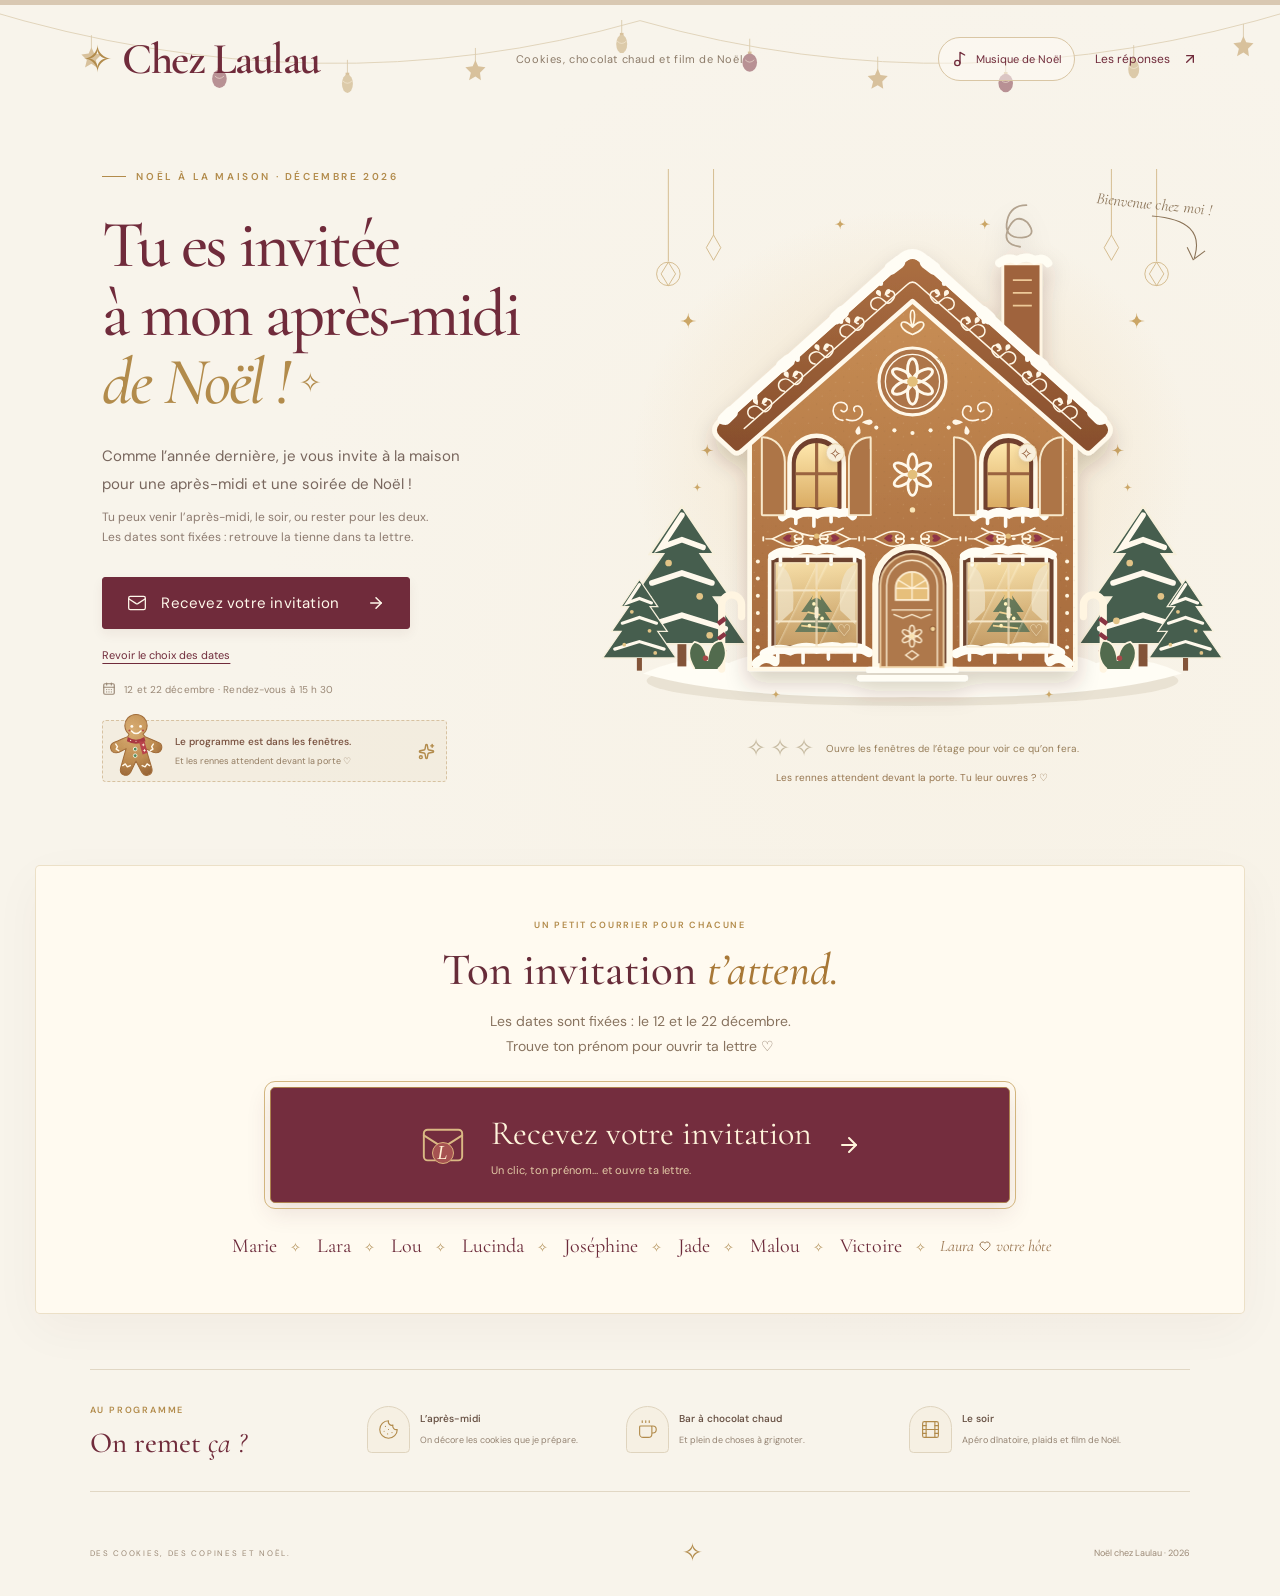
<file: docs/index.html>
<!doctype html>
<html lang="fr">
  <head>
    <meta charset="UTF-8" />
    <meta name="viewport" content="width=device-width, initial-scale=1.0" />
    <meta name="theme-color" content="#642237" />
    <title>Noël chez Laulau · Une soirée à partager</title>
    <meta name="description" content="Une maison en pain d’épices, de petits rennes et une invitation à partager. Choisis tes disponibilités pour Noël chez Laulau." />
    <link rel="icon" type="image/svg+xml" href="./favicon.svg" />
    <script type="module" crossorigin src="./assets/index-9Rl7cC84.js"></script>
    <link rel="stylesheet" crossorigin href="./assets/index-DM9b_vme.css">
  </head>
  <body>
    <div id="root"></div>
  </body>
</html>
</file>
<file: docs/assets/index-DM9b_vme.css>
@import "https://fonts.googleapis.com/css2?family=Cormorant+Garamond:ital,wght@0,400;0,500;0,600;1,400;1,500;1,600&family=Caveat:wght@400;500;600&family=DM+Sans:wght@400;450;500;550;600;650;700&display=swap";.personal-invitation-entry{color:#672c39;z-index:1;background:#fffaf0;border:1px solid #c9ae7959;border-radius:5px;max-width:1210px;margin:15px auto 55px;padding:48px 42px;position:relative;box-shadow:0 15px 50px #4018240a}.personal-entry-copy{text-align:center}.personal-entry-copy h2{margin:13px 0;font-family:Cormorant Garamond,Georgia,serif;font-size:45px;font-weight:500;line-height:1.1}.personal-entry-copy h2 em{color:#a87837}.personal-entry-copy p{color:#88735f;line-height:1.8}.receive-invitation{color:#fff4db;outline-offset:5px;background:#742d3e;border:1px solid #ad8250;border-radius:5px;outline:1px solid #d2b57e;justify-content:center;align-items:center;gap:25px;width:min(100%,740px);margin:28px auto 23px;padding:25px 28px;transition:transform .2s,background .2s;display:flex;box-shadow:0 9px 23px #62253920}.receive-invitation:hover{background:#5c2031;transform:translateY(-3px)}.receive-invitation>span:nth-child(2){text-align:left;font-family:Cormorant Garamond,Georgia,serif;font-size:34px}.receive-invitation small{letter-spacing:.2px;color:#e3cba7;margin-top:9px;font:11px DM Sans,sans-serif;display:block}.receive-envelope{color:#dab984;place-items:center;display:grid;position:relative}.receive-envelope>span{color:#fff1d4;background:#a55251;border:1px solid #dbb17c;border-radius:50%;place-items:center;width:22px;height:22px;font:italic 18px Georgia,serif;display:grid;position:absolute;top:20px}.invitation-name-preview{flex-wrap:wrap;justify-content:center;align-items:center;gap:4px 12px;margin-top:24px;display:flex}.invitation-name-preview button{color:#6d2b3b;background:0 0;border:0;padding:7px 2px;font-family:Cormorant Garamond,Georgia,serif;font-size:20px}.invitation-name-preview button:hover{text-underline-offset:5px;text-decoration:underline}.invitation-name-preview button span{color:#af8c52;margin-left:13px;font-size:13px}.host-place{color:#9a7651;align-items:center;gap:5px;font:italic 16px Cormorant Garamond,Georgia,serif;display:inline-flex}.personal-dialog{color:#f7e9cc;overscroll-behavior:contain;background:#682536;border:0;width:100vw;max-width:none;height:100dvh;max-height:none;margin:0;padding:0 24px 50px;position:fixed;inset:0;overflow:auto}.personal-dialog::backdrop{background:#682536}.personal-dialog[open]{display:block}.personal-dialog h2:focus{outline:none}.personal-dialog-nav{z-index:5;justify-content:space-between;align-items:center;gap:15px;max-width:1200px;min-height:80px;margin:0 auto;display:flex;position:relative}.personal-dialog-nav button{color:#f7e9cc;background:0 0;border:0;align-items:center;gap:9px;padding:14px 0;font-size:13px;display:flex}.personal-dialog-nav>span{color:#dfc49b;font-family:Cormorant Garamond,Georgia,serif;font-size:18px}.guest-picker{text-align:center;max-width:760px;margin:40px auto}.guest-picker>svg{color:#d7b87c;margin-bottom:20px}.personal-dialog .mini-label{color:#c3a36b;letter-spacing:2px;font-size:10px}.guest-picker h2,.preferences-card h2{letter-spacing:-1px;margin:16px 0 24px;font:500 54px/1.07 Cormorant Garamond,Georgia,serif}.guest-picker h2 em{color:#e4c393}.guest-picker>p{color:#e1c9b2;line-height:1.7}.guest-groups{grid-template-columns:1fr 1fr;gap:35px;margin:40px 0;display:grid}.guest-groups h3{color:#e3c99e;text-transform:capitalize;margin:0 0 20px;font:italic 400 24px Cormorant Garamond,Georgia,serif}.guest-groups button{color:#642936;background:#f3e6c9;border:1px solid #d2b784;border-radius:3px;align-items:center;gap:18px;width:100%;margin:12px 0;padding:14px 18px;font:500 25px Cormorant Garamond,Georgia,serif;transition:transform .2s,background .2s;display:flex}.guest-groups button:hover{background:#fff7e5;transform:translateY(-3px)}.guest-groups button>svg{color:#987442;margin-left:auto}.guest-initial{color:#927042;border:1px solid #b69b6d;border-radius:50%;place-items:center;width:34px;height:34px;font:italic 22px Cormorant Garamond,Georgia,serif;display:grid}.host-signoff{font:italic 21px Cormorant Garamond,Georgia,serif}.parchment-arrival{perspective:1400px;width:min(100%,710px);margin:16px auto 0;position:relative}.personal-parchment{z-index:2;color:#51351f;text-align:center;transform-origin:bottom;background-color:#ecdbb3;background-image:radial-gradient(at 0 0,#a46e3560,#0000 50%),radial-gradient(at 100% 100%,#aa71384d,#0000 45%),radial-gradient(at 95% 4%,#fff5d899,#0000 55%),url("data:image/svg+xml,%3Csvg xmlns='http://www.w3.org/2000/svg' width='120' height='120'%3E%3Cfilter id='p'%3E%3CfeTurbulence type='fractalNoise' baseFrequency='.7' numOctaves='3' stitchTiles='stitch'/%3E%3C/filter%3E%3Cpath fill='%23714a22' opacity='.09' filter='url(%23p)' d='M0 0h120v120H0z'/%3E%3C/svg%3E");border:1px solid #b7955a;border-radius:3px 9px 4px 7px;padding:40px 60px 30px;animation:2.7s cubic-bezier(.18,.65,.25,1) both parchment-unfold;position:relative;overflow:hidden;box-shadow:0 22px 65px #21061066,inset 0 0 55px #9e662b3d}.parchment-border{pointer-events:none;border:1px solid #9e7c435e;position:absolute;inset:15px}.parchment-border:after{content:"";border:1px solid #a17a3a30;position:absolute;inset:5px}.letter-crest{color:#996d38;justify-content:center;align-items:center;gap:17px;margin-bottom:13px;font-size:22px;display:flex}.letter-crest>span:nth-child(2){border:2px solid #9d733c;border-radius:50% 50% 45% 45%;place-items:center;width:57px;height:65px;font:italic 43px Cormorant Garamond,Georgia,serif;display:grid}.parchment-kicker{letter-spacing:3px;color:#88693e;margin:12px 0 21px;font:9px DM Sans,sans-serif}.personal-parchment h2{letter-spacing:0;color:#57381f;margin:14px 0 21px;font:500 48px/1.2 Caveat,Cormorant Garamond,cursive}.personal-parchment>p:not(.parchment-kicker){z-index:1;margin:18px 0;font:italic 23px/1.55 Cormorant Garamond,Georgia,serif;position:relative}.personal-parchment strong{font-size:29px;font-weight:600}.parchment-time{font-size:28px}.parchment-divider{color:#ac834c;letter-spacing:12px;margin:14px 0}.personal-parchment>p.parchment-small{color:#705032;max-width:450px;margin:24px auto;font-size:18px;line-height:1.5}.personal-parchment>p.parchment-signature{margin:25px 0 10px;font-size:21px}.parchment-signature span{font:500 35px/1.6 Caveat,Cormorant Garamond,cursive;display:inline-block}.invitation-quill{opacity:.5;pointer-events:none;width:115px;position:absolute;bottom:7px;right:5px;transform:rotate(9deg)}.invitation-sleeve{z-index:3;pointer-events:none;background:linear-gradient(145deg,#c6a574,#e6d1a5 48%,#bf9b69 49%,#d6b98a);border:1px solid #ddc89b;place-items:center;height:230px;animation:2.7s both sleeve-depart;display:grid;position:absolute;inset:auto -20px 0;box-shadow:0 15px 60px #21061077}.invitation-sleeve span{color:#dab578;background:#843244;border:5px double #aa645e;border-radius:50%;place-items:center;width:70px;height:70px;font:italic 42px Cormorant Garamond,Georgia,serif;display:grid}.letter-continue{color:#f9ead0;background:0 0;border:1px solid #ba9667;border-radius:3px;justify-content:center;align-items:center;gap:14px;margin:24px auto 8px;padding:16px 23px;font-size:12px;animation:2.9s both letter-action-in;display:flex}.preferences-card{color:#633543;text-align:center;background:#f8f0df;border:1px solid #d2b98a;border-radius:5px;max-width:610px;margin:20px auto 10px;padding:35px 45px;animation:.4s both preference-in;box-shadow:0 20px 70px #2d0c2840}.preferences-card .mini-label{color:#92703e}.preferences-card h2{margin:18px 0;font-size:49px}.preferences-card h2 em{color:#a27d42}.preferences-card>p{color:#82705d;font-size:13px;line-height:1.85}.preference-progress{color:#aa9883;justify-content:center;align-items:center;gap:12px;margin-bottom:30px;font-size:10px;display:flex}.preference-progress i{background:#cebc9a;width:35px;height:1px}.preference-progress .active{color:#713042;font-weight:600}.movie-marquee{color:#b19360;justify-content:center;align-items:center;gap:20px;padding:10px 0;display:flex;position:relative}.movie-popcorn{font-size:45px;animation:.65s cubic-bezier(.3,.7,.3,1) both popcorn-bounce;display:inline-block}.movie-marquee>span:first-child{animation:.8s both movie-spark}.movie-marquee>span:last-child{animation:.8s .12s both movie-spark}.film-suggestions{flex-wrap:wrap;justify-content:center;gap:8px;margin:24px 0;display:flex}.film-suggestions button{color:#745a45;background:#fffaf0;border:1px solid #d8c5a0;border-radius:25px;align-items:center;gap:7px;min-height:38px;padding:10px 12px;font-size:11px;line-height:1.3;display:flex}.film-suggestions button[aria-pressed=true]{color:#fff4db;background:#783347;border-color:#783347}.add-film{text-align:left;margin:24px 0 14px}.add-film label,.preference-field{color:#6f5243;font-size:12px;font-weight:500}.add-film>div{background:#fffaf1;border:1px solid #d5c3a2;border-radius:3px;margin-top:9px;display:flex}.add-film input{color:#5c3d32;background:0 0;border:0;flex:1;min-width:0;padding:13px;font-size:13px}.add-film button{color:#79474c;background:#eaddc3;border:0;border-left:1px solid #d5c3a2;place-items:center;min-width:46px;display:grid}.chosen-films{text-align:left;flex-wrap:wrap;gap:7px;margin:17px 0;display:flex}.chosen-films>span{color:#92774e;width:100%;margin-bottom:3px;font-size:10px}.chosen-films button{overflow-wrap:anywhere;color:#6c4247;background:#ede0c6;border:1px solid #ceb98f;border-radius:3px;align-items:center;gap:10px;max-width:100%;padding:7px 10px;font-size:11px;display:flex}.preferences-card .preference-next{justify-content:center;gap:15px;width:100%;min-height:48px;margin-top:24px;font-size:12px}.preference-link{color:#8b6b51;background:0 0;border:0;justify-content:center;align-items:center;gap:8px;margin:16px auto 0;padding:8px;font-size:11px;display:flex}.preference-heart{color:#aa7d51;margin:0 auto 15px}.preferences-card fieldset{text-align:left;border:0;margin:25px 0;padding:0}.preferences-card legend{color:#6e3d42;margin-bottom:12px;font-size:13px;font-weight:600}.attendance-options{grid-template-columns:1fr 1fr;gap:8px;display:grid}.attendance-options label{cursor:pointer;position:relative}.attendance-options input{opacity:0;width:1px;height:1px;position:absolute}.attendance-options span{text-align:center;background:#fffaf1;border:1px solid #d5c3a2;border-radius:3px;padding:12px 8px;font-size:11px;display:block}.attendance-options input:checked+span{color:#fff3dd;background:#7d3547;border-color:#7d3547}.attendance-options input:focus-visible+span{outline-offset:3px;outline:2px solid #b28b4b}.allergy-options{color:#70533f;flex-direction:column;gap:14px;font-size:12px;display:flex}.allergy-options label{cursor:pointer;align-items:center;gap:9px;display:flex}.allergy-options input{accent-color:#783347;width:16px;height:16px}.preference-field{text-align:left;margin:18px 0;line-height:1.7;display:block}.preference-field>span{color:#9e8b75;font-size:10px;font-weight:400}.preference-field textarea{color:#5c3d32;resize:vertical;background:#fffaf1;border:1px solid #d5c3a2;border-radius:3px;width:100%;min-height:90px;margin-top:9px;padding:12px;font:13px/1.6 DM Sans,sans-serif}.preference-field textarea:focus-visible{outline-offset:3px;outline:2px solid #a77f41}.preferences-card>p.preference-privacy{text-align:left;font-size:10px;line-height:1.7}.sent-wax{color:#f7dfac;background:#813246;border:6px double #b46b69;border-radius:50%;place-items:center;width:85px;height:85px;margin:5px auto 30px;display:grid;box-shadow:0 8px 20px #70344125}.preference-success{padding-top:50px;padding-bottom:40px}.festive-table.all-guests{grid-template-columns:repeat(3,minmax(0,1fr));align-items:center;gap:15px 6px;height:auto;min-height:240px;padding:20px 4px;display:grid}.all-guests .table-cloth{border-radius:40px;inset:8px 0 13px}.all-guests .table-cloth:before{border-radius:33px}.all-guests .table-runner{opacity:.7;width:42px;left:calc(50% - 21px)}.all-guests .table-candle,.all-guests .table-centrepiece{display:none}.all-guests .table-guest{flex-direction:column;gap:5px;width:auto;position:relative;inset:auto;transform:none}.all-guests .guest-name{white-space:normal;overflow-wrap:anywhere;text-align:center;max-width:100%;font-size:16px}.all-guests .guest-plate{width:30px;height:30px}.organizer-page{color:#623745;background:#f5edde;min-height:100svh;padding:45px max(20px,5vw);font-family:DM Sans,sans-serif}.organizer-page>header,.organizer-page>section{max-width:1200px;margin:0 auto}.organizer-page header{margin-bottom:35px}.organizer-page h1{letter-spacing:-1px;margin:18px 0;font-size:60px;line-height:1.1}.organizer-page header>p{color:#88705a;line-height:1.8}.organizer-actions{flex-wrap:wrap;gap:12px;margin:25px 0;display:flex}.organizer-actions button{color:#fff2da;background:#753246;border:1px solid #b49360;border-radius:3px;padding:12px 18px}.organizer-table-wrap{border:1px solid #dac7a6;border-radius:5px;margin-bottom:35px;overflow:auto}.organizer-page table{border-collapse:collapse;background:#fff9ee;width:100%;min-width:850px;font-size:12px}.organizer-page th,.organizer-page td{text-align:left;vertical-align:top;overflow-wrap:anywhere;border-bottom:1px solid #e6dac4;max-width:300px;padding:17px;line-height:1.7}.organizer-page th{background:#eadcc1;font-weight:600}.organizer-page td strong{display:block}.organizer-page .allergy-alert{color:#953d3e;background:#f9e3db}.organizer-page h2{margin-top:32px;font:500 32px Cormorant Garamond,Georgia,serif}.organizer-page .no-answer{color:#aa9076}.organizer-page .organizer-back{color:#835c4a;font-size:12px}.organizer-status{color:#80614a;min-height:24px;font-size:12px}@keyframes parchment-unfold{0%{opacity:0;transform:translateY(160px)rotateX(35deg)scale(.7)}28%{opacity:1;transform:translateY(75px)rotateX(15deg)scale(.83)}to{opacity:1;transform:translateY(0)rotateX(0)scale(1)}}@keyframes sleeve-depart{0%,22%{opacity:1;transform:translateY(-25px)}70%{opacity:1;transform:translateY(100px)}to{opacity:0;visibility:hidden;transform:translateY(230px)}}@keyframes letter-action-in{0%,80%{opacity:0}to{opacity:1}}@keyframes preference-in{0%{opacity:0;transform:translateY(18px)}to{opacity:1;transform:translateY(0)}}@keyframes popcorn-bounce{0%{transform:translateY(4px)scale(.65)rotate(-15deg)}50%{transform:translateY(-14px)scale(1.1)rotate(10deg)}to{transform:translateY(0)scale(1)rotate(-5deg)}}@keyframes movie-spark{0%{opacity:0;transform:scale(.4)}55%{opacity:1;transform:scale(1.6)}to{opacity:.7;transform:scale(1)}}@media (width<=700px){.personal-invitation-entry{margin:15px 20px 40px;padding:32px 20px}.personal-entry-copy h2{font-size:35px}.personal-entry-copy p{font-size:12px}.receive-invitation{gap:13px;padding:22px 16px}.receive-invitation>span:nth-child(2){font-size:26px}.receive-invitation>svg{flex-shrink:0;width:17px}.receive-invitation small{font-size:9px;line-height:1.6}.receive-envelope>svg{width:34px}.receive-envelope>span{width:18px;height:18px;font-size:14px}.invitation-name-preview{gap:2px 10px}.invitation-name-preview button{font-size:18px}.personal-dialog{padding:0 16px 30px}.personal-dialog-nav{min-height:65px}.personal-dialog-nav>span{text-align:right;max-width:48%;font-size:13px}.personal-dialog-nav button{font-size:11px}.guest-picker{margin:25px auto}.guest-picker h2{font-size:42px}.guest-groups{gap:18px}.guest-groups h3{font-size:21px}.guest-groups button{gap:10px;padding:12px 10px;font-size:22px}.guest-initial{width:28px;height:28px;font-size:18px}.guest-groups button>svg{width:14px}.personal-parchment{padding:28px 26px 27px}.personal-parchment h2{font-size:41px}.personal-parchment>p:not(.parchment-kicker){margin:19px 0;font-size:21px;line-height:1.5}.personal-parchment strong{font-size:25px}.personal-parchment>p.parchment-small{font-size:17px}.personal-parchment>p.parchment-signature{font-size:19px}.parchment-signature span{font-size:30px}.invitation-quill{opacity:.35;width:80px;right:-6px}.parchment-kicker{letter-spacing:2px;font-size:8px}.letter-crest{margin-bottom:10px}.letter-crest>span:nth-child(2){width:46px;height:53px;font-size:36px}.invitation-sleeve{left:-7px;right:-7px}.letter-continue{gap:10px;padding:15px;font-size:11px;line-height:1.6}.preferences-card{margin-top:12px;padding:28px 23px}.preferences-card h2{font-size:42px}.preference-progress{margin-bottom:25px}.film-suggestions button{font-size:10px}.organizer-page h1{font-size:45px}}@media (width<=380px){.guest-groups{grid-template-columns:1fr;gap:15px}.guest-groups h3{margin:0 0 10px}.personal-parchment{padding:25px 21px}.personal-parchment h2{font-size:37px}.personal-parchment>p:not(.parchment-kicker){font-size:20px}.receive-envelope{display:none}}@media (prefers-reduced-motion:reduce){.personal-parchment,.letter-continue,.preferences-card,.movie-popcorn,.movie-marquee>span{animation:none!important;transform:none!important}.invitation-sleeve{display:none}.receive-invitation,.guest-groups button{transition:none}}.personal-dialog-nav{background:#682536;position:sticky;top:0}.organizer-actions button{align-items:center;gap:8px;display:inline-flex}:root{--paper:#f8f4eb;--burgundy:#702b3b;--burgundy-dark:#4d1c29;--gold:#b28b4b;--ink:#513d37;--muted:#87766a;--line:#e1d7c4}*{box-sizing:border-box}html{scroll-behavior:smooth}body{background:var(--paper);color:var(--ink);-webkit-font-smoothing:antialiased;margin:0;font-family:DM Sans,Arial,sans-serif;font-size:14px}button,a,input{-webkit-tap-highlight-color:transparent}button,input{font:inherit}button{cursor:pointer}button:disabled{cursor:wait;opacity:.65}a{color:inherit}button:focus-visible,a:focus-visible{outline:2px solid var(--gold);outline-offset:5px}input:focus-visible{outline:2px solid var(--burgundy);outline-offset:3px}::selection{color:var(--burgundy-dark);background:#e7cdd0}.christmas-site{background-image:radial-gradient(at 83% 37%,#e9dfc53d,#0000 50%),url("data:image/svg+xml,%3Csvg viewBox='0 0 140 140' xmlns='http://www.w3.org/2000/svg'%3E%3Cfilter id='n'%3E%3CfeTurbulence type='fractalNoise' baseFrequency='.8' numOctaves='3' stitchTiles='stitch'/%3E%3C/filter%3E%3Cpath fill='%238c6b50' filter='url(%23n)' opacity='.035' d='M0 0h140v140H0z'/%3E%3C/svg%3E");min-height:100svh;position:relative;overflow-x:clip}.top-rule{background:var(--burgundy);height:5px}.site-header{justify-content:space-between;align-items:center;gap:24px;max-width:1440px;height:108px;margin:auto;padding:0 6.4%;display:flex}.wordmark{letter-spacing:-1px;white-space:nowrap;color:var(--burgundy);align-items:center;font-family:Cormorant Garamond,Georgia,serif;font-size:30px;font-weight:600;text-decoration:none;display:flex}.brand-star{color:var(--gold);margin-right:11px;font-family:Georgia,serif;font-size:35px;font-weight:400}.brand-dot{color:var(--gold)}.header-season{color:#8c7b69;letter-spacing:.6px;font-size:11px}.header-link{color:var(--burgundy);background:0 0;border:0;align-items:center;gap:12px;padding:10px 0;font-size:12px;display:flex}.hero{grid-template-columns:.92fr 1.18fr;align-items:center;max-width:1440px;min-height:640px;margin:auto;padding:28px 4% 50px 8%;display:grid;position:relative}.hero-copy{z-index:1;padding:15px 0 30px;position:relative}.eyebrow{color:var(--gold);letter-spacing:2.6px;align-items:center;gap:10px;margin-bottom:28px;font-size:10px;font-weight:600;display:flex}.eyebrow span{background:var(--gold);width:24px;height:1px}.eyebrow span:last-child{display:none}h1{letter-spacing:-2.5px;color:var(--burgundy);margin:0 0 25px;font-family:Cormorant Garamond,Georgia,serif;font-size:clamp(58px,5.2vw,82px);font-weight:500;line-height:1.03}h1 em{color:var(--gold);font-weight:500}.title-star{color:var(--gold);vertical-align:middle;margin-left:10px;font-size:.4em;display:inline-block;transform:translateY(-7px)}.hero-description{color:#78665d;margin:0 0 8px;font-size:15px;line-height:1.9}.hero-subcopy{color:#8c7a6f;margin:0 0 30px;font-size:12px;line-height:1.7}.primary-button{background:var(--burgundy);border:1px solid var(--burgundy);color:#fff8eb;letter-spacing:.2px;border-radius:3px;justify-content:center;align-items:center;gap:14px;min-height:52px;padding:14px 24px;font-size:12px;transition:background .2s,transform .2s,box-shadow .2s;display:inline-flex;box-shadow:0 5px 12px #541c2510}.primary-button:hover{background:var(--burgundy-dark);transform:translateY(-2px);box-shadow:0 8px 20px #541c2520}.primary-button svg:last-child{margin-left:14px}.hero-note{color:#998775;letter-spacing:.1px;align-items:center;gap:8px;margin-top:16px;font-size:10px;display:flex}.house-scene{align-self:center;min-width:0;margin-top:-30px;position:relative}.house-button{background:0 0;border:none;width:100%;padding:0;transition:transform .5s;display:block;position:relative}.house-button:hover{transform:translateY(-6px)rotate(.5deg)}.house-button svg{width:100%;height:auto;display:block}.scene-caption{color:#8b7458;z-index:1;pointer-events:none;font-family:Cormorant Garamond,Georgia,serif;font-size:18px;font-style:italic;position:absolute;top:6%;right:3%;transform:rotate(6deg)}.scene-caption svg{width:62px;height:47px;margin-left:auto;display:block}.house-hint{letter-spacing:.5px;color:#a08053;justify-content:center;align-items:center;gap:12px;margin-top:-7px;font-size:10px;display:flex;position:relative}.tiny-sparkle{font-size:17px}.how-it-works{border-top:1px solid var(--line);border-bottom:1px solid var(--line);grid-template-columns:1.08fr 1fr 1.1fr 1.18fr;align-items:center;gap:25px;max-width:1212px;margin:0 auto 44px;padding:29px 0 31px;display:grid}.mini-label{letter-spacing:1.8px;color:var(--gold);margin:0 0 10px;font-size:9px;font-weight:600}.section-aside p{color:var(--burgundy);margin:8px 0 0;font-family:Cormorant Garamond,Georgia,serif;font-size:29px;font-weight:500}.section-aside p em{font-weight:400}.step{align-items:center;gap:14px;display:flex}.step-icon{color:var(--gold);background:#f6f0e3;border:1px solid #dfd4be;border-radius:24px 24px 5px 5px;flex-shrink:0;justify-content:center;align-items:center;width:43px;height:47px;display:flex}.step h2{color:#675043;margin:0 0 8px;font-size:11px;font-weight:550}.step p{color:#948372;margin:0;font-size:10px;line-height:1.6}.site-footer{color:#9b8976;justify-content:space-between;align-items:center;gap:20px;max-width:1212px;margin:auto;padding-bottom:27px;font-size:9px;display:flex}.site-footer>span:first-child{letter-spacing:1.7px;font-size:8px}.footer-flower{color:var(--gold);font-size:25px}.skip-link{background:var(--burgundy);color:#fff;z-index:100;padding:12px;position:fixed;top:-100px;left:10px}.skip-link:focus{top:10px}.invitation-dialog{color:var(--ink);width:min(560px,100vw - 32px);max-height:calc(100svh - 40px);box-shadow:none;background:0 0;border:0;margin:auto;padding:0;overflow:visible}.invitation-dialog::backdrop{-webkit-backdrop-filter:blur(7px);backdrop-filter:blur(7px);background:#30151bcc;animation:.3s backdrop-in}.letter{background:var(--paper);scrollbar-width:thin;scrollbar-color:#ccb794 transparent;border:1px solid #ddc9a5;border-radius:4px;max-height:calc(100svh - 40px);padding:31px 38px 27px;position:relative;overflow-y:auto;box-shadow:0 25px 90px #210c1940}.letter:before{content:"";pointer-events:none;border:1px solid #e3d8c2;border-radius:2px;position:absolute;inset:9px}.close-button{width:34px;height:34px;color:var(--burgundy);z-index:2;background:#eee5d8;border:0;border-radius:50%;place-items:center;display:grid;position:absolute;top:18px;right:18px}.close-button:hover{background:#e8d7c8}.letter-ornament{color:var(--gold);justify-content:center;align-items:center;gap:11px;margin-bottom:15px;font-size:24px;display:flex}.letter-ornament span{background:#d4b984;width:55px;height:1px}.letter>.mini-label,.letter>.letter-intro,.letter>h2{text-align:center}.letter h2{letter-spacing:-1px;color:var(--burgundy);margin:0 0 13px;font-family:Cormorant Garamond,Georgia,serif;font-size:39px;font-weight:500;line-height:1.1}.letter h2 em{color:var(--gold);font-weight:500}.letter-intro{color:#8a7465;margin:0 0 24px;font-size:12px;line-height:1.8}.name-fields{grid-template-columns:1fr 1fr;gap:14px;margin-bottom:22px;display:grid}.name-fields label{flex-direction:column;gap:8px;font-size:11px;font-weight:550;display:flex}.name-fields input{width:100%;min-width:0;color:var(--burgundy);background:#fffcf5;border:1px solid #ddcfb8;border-radius:3px;padding:11px 13px;font-size:13px}.name-fields input::placeholder{color:#af9e8c}fieldset{border:0;margin:0;padding:0}legend{margin-bottom:6px;padding:0;font-size:12px;font-weight:600}.field-help{color:#927c6b;margin:0 0 12px;font-size:11px}.date-choices{grid-template-columns:1fr 1fr;gap:8px;display:grid}.date-choice{cursor:pointer;background:#fdf9f1;border:1px solid #dfd2bd;border-radius:3px;align-items:center;gap:12px;min-height:64px;padding:11px 12px;transition:border .15s,background .15s;display:flex;position:relative}.date-choice:last-child{grid-column:1/-1}.date-choice.selected{border-color:var(--burgundy);background:#f0e4e1}.date-choice:hover{border-color:var(--gold)}.date-choice:focus-within{outline:2px solid var(--gold);outline-offset:2px}.date-choice input{opacity:0;width:1px;height:1px;position:absolute}.date-day{color:var(--burgundy);min-width:30px;font-family:Cormorant Garamond,Georgia,serif;font-size:33px;line-height:1}.date-details{flex-direction:column;gap:3px;display:flex}.date-details strong{text-transform:capitalize;font-size:11px;font-weight:550}.date-details>span{color:#947e6b;font-size:9px}.checkbox-art{color:#fff6e9;border:1px solid #c6b39a;border-radius:3px;flex-shrink:0;place-items:center;width:18px;height:18px;margin-left:auto;display:grid}.selected .checkbox-art{background:var(--burgundy);border-color:var(--burgundy)}.selection-count{color:#987b5d;min-height:16px;margin:13px 0 17px;font-size:10px}.submit-button{width:100%;min-height:47px;padding:12px;font-size:12px;display:flex}.privacy-note{color:#968677;text-align:center;max-width:340px;margin:12px auto 0;font-size:9px;line-height:1.7}.letter-signature{color:#98764b;text-align:center;margin-top:19px;font-family:Cormorant Garamond,Georgia,serif;font-size:17px}.letter-signature em{color:var(--burgundy);margin-left:4px;font-size:26px}.error-message{border-left:2px solid var(--burgundy);color:var(--burgundy);background:#f2e1df;margin:10px 0 16px;padding:11px 12px;font-size:11px;line-height:1.6}.text-button{text-underline-offset:4px;color:var(--burgundy);background:0 0;border:0;justify-content:center;align-items:center;gap:6px;margin:auto;padding:13px 10px;font-size:11px;text-decoration:underline;display:flex}.text-button:hover{color:var(--gold)}.success-content{text-align:center;padding-top:9px}.success-icon{width:56px;height:56px;color:var(--burgundy);background:#f0e6d2;border:1px solid #c9b189;border-radius:50%;place-items:center;margin:0 auto 25px;display:grid}.saved-dates{text-align:left;background:#f0e9db;border-radius:4px;flex-direction:column;gap:11px;margin:23px 0 27px;padding:20px 25px;display:flex}.saved-dates span{text-transform:capitalize;color:#795b46;align-items:center;gap:12px;font-size:12px;display:flex}.saved-dates svg{color:var(--gold)}.success-content h2{overflow-wrap:anywhere}.reply-total{color:#8b6e4b;border-top:1px solid var(--line);border-bottom:1px solid var(--line);justify-content:center;align-items:center;gap:9px;margin-bottom:20px;padding:12px 0;font-size:11px;display:flex}.results-list{flex-direction:column;gap:18px;margin:20px 0 25px;display:flex}.result-heading{text-transform:capitalize;justify-content:space-between;align-items:center;font-size:12px;display:flex}.result-heading strong{color:var(--burgundy);align-items:center;gap:6px;font-size:12px;display:flex}.result-bar{background:#e7ddca;border-radius:4px;height:4px;margin:9px 0 7px;overflow:hidden}.result-bar span{background:var(--burgundy);border-radius:4px;height:100%;transition:width .6s;display:block}.result-row p{color:#99816b;overflow-wrap:anywhere;margin:0;font-size:10px;line-height:1.5}.empty-note{color:#8a7465;text-align:center;font-size:12px;line-height:1.7}.results-state{text-align:center;color:var(--muted);flex-direction:column;align-items:center;gap:13px;padding:30px 0;font-size:12px;display:flex}.spinner{border:1.5px solid;border-right-color:#0000;border-radius:50%;width:16px;height:16px;animation:1s linear infinite spin;display:inline-block}.back-button{text-decoration:none}.envelope{perspective:1000px;pointer-events:none;z-index:3;width:100%;height:350px;animation:1.4s cubic-bezier(.2,.6,.3,1) both envelope-enter;position:absolute;top:calc(50% - 175px)}.envelope-back{background:#6b2739;border:1px solid #c6a15f;border-radius:5px;position:absolute;inset:0;box-shadow:0 30px 70px #210b2260}.envelope-flap{clip-path:polygon(0 0,100% 0,50% 57%);transform-origin:top;z-index:4;background:#84374a;border-top:1px solid #d1ac72;animation:1.4s both flap-open;position:absolute;inset:0}.envelope-front{clip-path:polygon(0 0,50% 55%,100% 0,100% 100%,0 100%);z-index:5;background:linear-gradient(25deg,#793246,#a05a66);border-radius:5px;position:absolute;inset:0}.envelope-seal{color:#fff4d8;z-index:6;background:#b68d4a;border:3px double #e5c186;border-radius:50%;place-items:center;width:52px;height:52px;font-family:Cormorant Garamond,Georgia,serif;font-size:30px;animation:1.4s both seal-disappear;display:grid;position:absolute;top:calc(50% - 9px);left:calc(50% - 26px)}.with-envelope .letter{animation:1.4s cubic-bezier(.2,.65,.3,1) both letter-emerge}.results-dialog .letter{animation:.3s both results-enter}@keyframes backdrop-in{0%{-webkit-backdrop-filter:blur();backdrop-filter:blur();background:0 0}to{-webkit-backdrop-filter:blur(7px);backdrop-filter:blur(7px);background:#30151bcc}}@keyframes envelope-enter{0%{opacity:0;transform:scale(.28)translateY(90px)}17%{opacity:1}35%{transform:scale(.9)}65%{opacity:1;transform:scale(1)}to{opacity:0;visibility:hidden;transform:scale(1.09)translateY(100px)}}@keyframes flap-open{0%,30%{transform:rotateX(0)}64%,to{transform:rotateX(180deg)}}@keyframes seal-disappear{0%,30%{opacity:1;transform:scale(1)}45%,to{opacity:0;transform:scale(.5)}}@keyframes letter-emerge{0%,40%{opacity:0;transform:scale(.52)translateY(100px)}58%{opacity:1;transform:scale(.76)translateY(60px)}to{opacity:1;transform:scale(1)translateY(0)}}@keyframes results-enter{0%{opacity:0;transform:translateY(20px)scale(.96)}to{opacity:1;transform:none}}@keyframes spin{to{transform:rotate(360deg)}}@media (width>=1600px){.hero{min-height:720px}.site-header{height:125px}}@media (width<=1300px){.how-it-works,.site-footer{margin-left:7%;margin-right:7%}.how-it-works{gap:20px}.step{gap:10px}.step p{font-size:9px}.step h2{font-size:10px}.hero{min-height:590px}.scene-caption{font-size:16px;top:4%;right:0}}@media (width<=1000px){.hero{grid-template-columns:1fr 1.08fr;min-height:550px;padding-left:6%;padding-right:3%}h1{font-size:64px}.hero-description{font-size:13px}.scene-caption{font-size:14px;top:-1%}.how-it-works{grid-template-columns:1fr 1fr;gap:27px;padding:25px 0}.section-aside{grid-row:span 1}.step p{font-size:10px}.step h2{font-size:12px}.house-hint{gap:6px;font-size:8px}.house-scene{margin-top:0}.hero-copy{padding-top:0}.header-season{display:none}}@media (width<=700px){.site-header{height:84px;padding:0 6%}.wordmark{font-size:26px}.brand-star{margin-right:8px;font-size:29px}.header-link{gap:5px;font-size:10px}.header-link svg{width:14px}.hero{flex-direction:column;gap:28px;min-height:0;padding:26px 6% 35px;display:flex}.hero-copy{text-align:center;width:100%;padding:0}.eyebrow{letter-spacing:2px;justify-content:center;margin-bottom:21px;font-size:9px}.eyebrow span:last-child{display:block}h1{letter-spacing:-2px;margin-bottom:20px;font-size:64px;line-height:1.01}.hero-description{font-size:13px;line-height:1.8}.hero-subcopy{margin-bottom:22px;font-size:11px}.hero-copy>.primary-button{min-height:49px;padding:13px 21px;font-size:11px}.hero-note{justify-content:center;margin-top:12px;font-size:9px}.house-scene{width:100%;max-width:480px;margin:-9px auto 0}.scene-caption{font-size:14px;top:4%;right:2%}.scene-caption svg{height:35px}.house-hint{margin-top:-6px;font-size:9px}.how-it-works{grid-template-columns:1fr;gap:23px;margin:0 7% 24px;padding:26px 7%}.section-aside{border-bottom:1px solid var(--line);padding-bottom:20px}.section-aside p{font-size:31px}.step h2{font-size:12px}.step p{font-size:11px}.step{gap:16px}.site-footer{flex-wrap:wrap;gap:12px;margin:0 7%;padding-bottom:20px;font-size:9px}.site-footer>span:first-child{letter-spacing:1.2px;font-size:7px}.footer-flower{display:none}}@media (width<=420px){h1{font-size:58px}.house-scene{margin-top:-10px}.scene-caption{font-size:12px;right:0}.letter{padding:28px 23px 23px}.letter h2{font-size:33px}.date-choice{gap:8px;padding:10px 9px}.date-details strong{font-size:10px}.date-details>span{font-size:8px}.date-day{min-width:26px;font-size:30px}.checkbox-art{width:16px;height:16px}.name-fields{gap:10px}.date-choices{gap:7px}.close-button{top:14px;right:14px}.letter-intro{font-size:11px}.envelope{height:260px;top:calc(50% - 130px)}}@media (prefers-reduced-motion:reduce){*,:before,:after{scroll-behavior:auto!important;transition-duration:.01ms!important;animation-duration:.01ms!important;animation-iteration-count:1!important}.envelope{display:none}.with-envelope .letter{animation:none}}.site-header{z-index:2;position:relative}.hero{padding-top:42px;padding-bottom:38px}.christmas-garland{opacity:.5;pointer-events:none;height:92px;position:absolute;inset:5px 0 auto;overflow:hidden}.christmas-garland svg{width:100%;min-width:700px;height:100%;position:absolute;left:50%;transform:translate(-50%)}.header-actions{align-items:center;gap:20px;display:flex}.snow-toggle{color:#ad977b;background:#f9f3e8;border:1px solid #d9c8ab;border-radius:50%;place-items:center;width:33px;height:33px;transition:background .2s,color .2s;display:grid}.snow-toggle.snow-on{color:var(--burgundy);background:#efe0da;border-color:#cdb397}.snow-toggle:hover{background:#e8d7c8}.snowfall{z-index:8;pointer-events:none;position:fixed;inset:0;overflow:hidden}.snowfall>span{color:#c6ac79;text-shadow:0 0 8px #fff8e6;animation:linear infinite snow-drift;position:absolute;top:-40px}.ginger-whisper{background:#ece3d170;border:1px dashed #d7c2a1;border-radius:4px;align-items:center;gap:6px;max-width:345px;margin-top:24px;padding:0 11px 0 0;text-decoration:none;transition:background .2s,transform .2s;display:flex}.ginger-whisper:hover{background:#eee0c7;transform:rotate(-1deg)}.ginger-whisper>.ginger-friend{flex-shrink:0;width:66px;height:76px;margin-top:-12px;margin-bottom:-4px;transition:transform .3s}.ginger-whisper:hover>.ginger-friend{transform:rotate(-12deg)}.ginger-whisper>span{text-align:left;flex-direction:column;gap:6px;line-height:1.4;display:flex}.ginger-whisper strong{color:#7a5341;font-size:10px;font-weight:550}.ginger-whisper>span>span{color:#927b60;font-size:9px}.ginger-whisper>svg:last-child{color:var(--gold);flex-shrink:0;margin-left:auto}.house-scene{margin-top:-12px}.house-playground{scroll-margin-top:25px;position:relative}.house-art{position:relative}.house-art>svg{width:100%;height:auto;transition:filter 1s;display:block}.house-enchanted .house-art>svg{filter:drop-shadow(0 0 30px #d4af6166)}.house-playground .scene-caption{top:4%;right:3%}.house-hotspot{color:#f8e7c3;isolation:isolate;background:0 0;border:0;min-width:40px;min-height:40px;padding:0;position:absolute;transform:translate(-50%,-50%)}.house-hotspot:focus-visible{outline-offset:3px;border-radius:4px;outline:2px solid #dbb66f}.cocoa-hotspot{width:9.5%;height:14.5%;top:59.2%;left:34.85%}.biscuit-hotspot{width:9.5%;height:14.5%;top:59.2%;left:65.15%}.gift-hotspot{border:1px solid #0000;border-radius:4px;width:8.5%;height:6.9%;top:81.2%;left:34.85%}.gift-hotspot:hover{background:#eedcaf22;border-color:#ffe2a4}.door-hotspot{border-radius:45% 45% 0 0;width:15%;height:23%;top:78.8%;left:50%}.door-hotspot:hover{background:#ffd47b1a;box-shadow:0 0 25px #f2cd8a44}.window-shutter{transform-origin:0;backface-visibility:visible;background:linear-gradient(90deg,#6a2939,#944958);border:1.5px solid #f4ddbb;border-radius:46% 46% 2px 2px;transition:transform .65s,box-shadow .4s;position:absolute;inset:3%;box-shadow:inset 0 0 0 4px #873d4d}.window-shutter:before{content:"";border:1px dashed #d7b77c;border-radius:45% 45% 2px 2px;position:absolute;inset:15% 16% 12%}.window-shutter:after{content:"";background:#f3d28d;border-radius:50%;width:4px;height:4px;position:absolute;top:55%;right:12%}.house-hotspot:hover .window-shutter{transform:perspective(250px)rotateY(-27deg)}.house-hotspot.found .window-shutter{transform:perspective(250px)rotateY(-110deg);box-shadow:0 0 20px #e1b97155}.hotspot-sparkle{color:#925a38;pointer-events:none;background:#f8efdc;border:1px solid #ecd6ac;border-radius:50%;place-items:center;width:25px;height:25px;font-size:19px;animation:3s ease-in-out infinite secret-beckon;display:grid;position:absolute;top:-5px;right:-5px;box-shadow:0 2px 8px #49211a22}.found .hotspot-sparkle{color:#6a2939;background:#d7b577;animation:none}.door-whisper{white-space:nowrap;color:#733140;background:#f7e7c8;border:1px solid #b58b59;align-items:center;gap:4px;padding:5px 7px;font-family:Cormorant Garamond,Georgia,serif;font-size:13px;display:flex;position:absolute;bottom:28%;left:50%;transform:translate(-50%)rotate(-8deg);box-shadow:0 2px 5px #371a2420}.secret-counter{color:#977e5a;text-align:center;justify-content:center;align-items:center;gap:12px;min-height:42px;margin-top:-3px;font-size:10px;line-height:1.7;display:flex}.discovery-stars{color:#c5b99f;flex-shrink:0;gap:4px;font-size:24px;line-height:1;display:flex}.discovery-stars .is-found{color:#9a6c2e;text-shadow:0 0 12px #e7b95b88}.house-fairy-lights{pointer-events:none;position:absolute;inset:0}.house-fairy-lights i{opacity:0;background:#f5d693;border-radius:50%;width:6px;height:6px;transition:opacity 1s;position:absolute}.house-enchanted .house-fairy-lights i{opacity:1;animation:2.7s infinite alternate fairy-twinkle;box-shadow:0 0 12px 3px #ffdb9b}.secret-note{z-index:4;background:#fff9ed;border:1px solid #d7be91;border-radius:5px;align-items:center;gap:6px;width:min(380px,94%);padding:19px 23px 19px 13px;animation:.4s secret-unfold;display:flex;position:absolute;bottom:54px;right:4%;transform:rotate(-1.5deg);box-shadow:0 13px 45px #56213233}.secret-note:before{content:"";pointer-events:none;border:1px solid #eadfc9;border-radius:2px;position:absolute;inset:5px}.secret-close{width:25px;height:25px;color:var(--burgundy);z-index:2;background:#f1e7d6;border:0;border-radius:50%;place-items:center;display:grid;position:absolute;top:9px;right:9px}.secret-illustration{flex:0 0 103px;place-items:center;display:grid}.secret-copy .mini-label{letter-spacing:1.3px;margin:0 0 7px;font-size:7px;line-height:1.5}.secret-copy h3{color:var(--burgundy);margin:0 0 8px;font-family:Cormorant Garamond,Georgia,serif;font-size:24px;font-weight:500;line-height:1.05}.secret-copy>p:not(.mini-label){color:#8c7059;min-height:34px;margin:0 0 7px;font-size:10px;line-height:1.7}.secret-action{color:var(--burgundy);text-align:left;background:0 0;border:0;border-bottom:1px solid #d6bc95;padding:5px 0;font-size:10px}.secret-action:hover{color:#ac8042}.cocoa-steam{animation:3s ease-in-out infinite steam-rise}.ginger-friend.waving{transform-origin:50% 90%;animation:.8s ease-in-out 2 ginger-wave}.fortune-star{color:#c3a265;font-size:105px;line-height:1;animation:3s ease-in-out infinite star-breathe;position:relative}.fortune-star span{color:#fff6e5;place-items:center;font-size:27px;display:grid;position:absolute;inset:0}.with-envelope{width:min(590px,100vw - 32px)}.letter h2{overflow-wrap:anywhere}.letter .letter-intro{margin-bottom:20px}.letter .name-fields{margin-bottom:19px}.date-tree{aspect-ratio:460/400;width:100%;max-width:460px;margin:-3px auto 0;position:relative}.tree-drawing{width:100%;height:100%;display:block;overflow:visible}.tree-lights circle{fill:#9aa181;transition:fill .3s,filter .3s}.tree-awake .tree-lights circle{fill:#ffe1a0;filter:drop-shadow(0 0 4px #ffe1a0);animation:3s infinite alternate fairy-twinkle}.tree-top-star{transition:fill .4s,filter .4s}.tree-awake .tree-top-star{fill:#e4ba68;filter:drop-shadow(0 0 8px #f7d48b)}.tree-gifts{opacity:.45;transition:opacity .5s}.tree-awake .tree-gifts{opacity:1}.date-bauble{z-index:1;background:0 0;border:0;flex-direction:column;align-items:center;gap:5px;width:68px;min-height:90px;padding:0;display:flex;position:absolute;transform:translate(-50%,-50%)}.date-bauble:hover .bauble-ball{transform:rotate(9deg);box-shadow:0 3px 20px #fce6ae88}.date-bauble:focus-visible{outline-offset:3px;border-radius:25px;outline:2px solid #c39a55}.bauble-ball{color:#fff2d8;background:radial-gradient(circle at 28% 23%,#ab5a68,#682438 80%);border:1.5px solid #f5dca6;border-radius:50%;flex-direction:column;justify-content:center;align-items:center;width:62px;height:63px;transition:background .25s,box-shadow .25s,transform .25s;display:flex;position:relative;box-shadow:inset -7px -5px 10px #46192466,0 5px 6px #1e2e251f}.bauble-ball:before{content:"";border:1px dashed #e9cf9880;border-radius:50%;position:absolute;inset:5px}.bauble-cap{background:#d2b174;border:1px solid #f2d9a5;border-radius:2px 2px 0 0;width:13px;height:7px;margin-bottom:-5px;position:relative}.bauble-cap:before{content:"";background:#e0c38d;width:1px;height:18px;position:absolute;bottom:7px;left:5px}.bauble-number{font-family:Cormorant Garamond,Georgia,serif;font-size:30px;line-height:.95}.bauble-month{letter-spacing:1.4px;font-size:7px;line-height:1.7}.bauble-weekday{text-transform:capitalize;color:#5f3d33;white-space:nowrap;background:#f9f1de;border:1px solid #deca9e;border-radius:10px;padding:3px 8px;font-size:9px;box-shadow:0 2px 3px #324e3b12}.is-lit .bauble-ball{color:#5b2931;background:radial-gradient(circle at 28% 23%,#ffe9ad,#c89a47 85%);border-color:#ffefb9;animation:.4s bauble-pop;box-shadow:0 0 22px 5px #f5d28877,inset -4px -5px 10px #c7944622}.is-lit .bauble-ball:before{border-color:#99733e88}.is-lit .bauble-weekday{background:#eed49f;border-color:#c39b54}.bauble-check{color:#fff0ce;background:#713043;border:1px solid #f8db99;border-radius:50%;width:18px;height:18px;padding:2px;position:absolute;top:0;right:-2px}.tree-whisper{text-align:center;color:#a1855b;font-family:Cormorant Garamond,Georgia,serif;font-size:17px;font-style:italic;position:absolute;bottom:0;left:0;right:0}.letter .selection-count{text-align:center;min-height:19px;margin:10px 0 18px;font-size:11px;line-height:1.7}.success-friend{max-width:155px;margin:-5px auto 8px;position:relative}.success-friend svg{width:105px;height:120px;margin:auto;display:block}.success-bubble{color:var(--burgundy);background:#f0e3c9;border:1px solid #d4ba89;border-radius:15px 15px 15px 0;padding:8px 11px;font-family:Cormorant Garamond,Georgia,serif;font-size:16px;position:absolute;top:10px;right:-40px;transform:rotate(6deg)}.delivery-content{text-align:center;padding:12px 0 20px}.delivery-content h2{font-size:36px}.delivery-content .letter-intro{margin:0}.delivery-stage{aspect-ratio:320/220;width:min(320px,100%);margin:24px auto 16px;position:relative;overflow:hidden}.mailbox-drawing{width:100%;height:100%}.travelling-letter{color:#a27a47;background:#fff3da;border:1px solid #c29858;place-items:center;width:65px;height:46px;animation:2.1s cubic-bezier(.4,0,.4,1) forwards deliver-letter;display:grid;position:absolute;top:30%;left:6%}.travelling-letter>span{color:#ffe5bf;background:#7b3043;border-radius:50%;padding:0 3px;font-size:12px;position:absolute;top:16px;left:26px}.delivery-heart{color:#ad7b42;opacity:0;animation:1.4s ease-out .8s both delivery-hearts;position:absolute}.heart-one{font-size:30px;top:25%;left:58%}.heart-two{font-size:21px;animation-delay:1s;top:15%;left:38%}.heart-three{font-size:25px;animation-delay:1.2s;top:10%;left:72%}.festive-table{isolation:isolate;height:200px;margin:0 0 12px;position:relative}.table-cloth{background:#823c49;border:6px solid #efe0be;border-radius:65px;outline:1px solid #c8b28d;position:absolute;inset:41px 8px 39px;overflow:hidden;box-shadow:0 9px #dfd2b9,0 12px 20px #6b42221a}.table-cloth:before{content:"";border:1px dashed #d1ad7a;border-radius:60px;position:absolute;inset:8px}.table-runner{background:#efe3c7;border-left:2px solid #c7b28e;border-right:2px solid #c7b28e;width:56px;position:absolute;top:0;bottom:0;left:calc(50% - 28px)}.table-centrepiece{color:#e2bf80;background:#4d6549;border:3px dotted #c4b17a;border-radius:50%;place-items:center;width:46px;height:46px;font-size:29px;display:grid;position:absolute;top:calc(50% - 23px);left:calc(50% - 23px)}.table-candle{background:#fff1d2;border-bottom:3px solid #c9a66b;border-radius:3px;width:12px;height:25px;position:absolute;top:calc(50% - 12px)}.table-candle:before{content:"";background:#e5ba61;border-radius:60% 50% 50%;width:6px;height:10px;animation:2s infinite alternate candle-flicker;position:absolute;top:-9px;left:3px;box-shadow:0 0 10px #ffe1a0}.candle-left{left:calc(50% - 69px)}.candle-right{right:calc(50% - 69px)}.table-guest{z-index:1;flex-direction:column;align-items:center;width:26%;display:flex;position:absolute;transform:translate(-50%)}.guest-0,.guest-1,.guest-2{top:9px}.guest-3,.guest-4,.guest-5{flex-direction:column-reverse;bottom:6px}.guest-0,.guest-3{left:22%}.guest-1,.guest-4{left:50%}.guest-2,.guest-5{left:78%}.guest-plate{color:#a97d4a;background:#fbf3dd;border:3px double #d9c5a0;border-radius:50%;place-items:center;width:35px;height:35px;font-size:15px;display:grid}.guest-name{color:#752c3e;text-overflow:ellipsis;white-space:nowrap;background:#fffbef;border:1px solid #d8c4a1;max-width:100%;padding:5px 9px;font-family:Cormorant Garamond,Georgia,serif;font-size:15px;line-height:1.1;overflow:hidden;transform:rotate(-4deg);box-shadow:0 2px 3px #5224160a}.guest-1 .guest-name,.guest-5 .guest-name{transform:rotate(4deg)}.table-empty-note{text-align:center;color:#a18259;width:100%;font-family:Cormorant Garamond,Georgia,serif;font-size:19px;font-style:italic;position:absolute;bottom:3px}.table-extra{color:#92734e;font-size:10px;position:absolute;bottom:-12px;right:0}@keyframes snow-drift{0%{transform:translateY(-25px)rotate(0)}to{transform:translate(55px,calc(100svh + 80px))rotate(160deg)}}@keyframes secret-beckon{0%,70%,to{transform:scale(1)}85%{transform:scale(1.15)rotate(10deg)}}@keyframes secret-unfold{0%{opacity:0;transform:translateY(18px)rotate(3deg)scale(.94)}to{opacity:1;transform:translateY(0)rotate(-1.5deg)scale(1)}}@keyframes steam-rise{0%,to{opacity:.4;transform:translateY(2px)}50%{opacity:.85;transform:translateY(-5px)}}@keyframes ginger-wave{0%,to{transform:rotate(0)}25%{transform:rotate(-12deg)}75%{transform:rotate(12deg)}}@keyframes star-breathe{0%,to{transform:scale(.96)rotate(-6deg)}50%{transform:scale(1.04)rotate(6deg)}}@keyframes fairy-twinkle{0%{opacity:.5}to{opacity:1}}@keyframes bauble-pop{0%{transform:scale(.86)rotate(-8deg)}70%{transform:scale(1.12)rotate(5deg)}to{transform:scale(1)}}@keyframes deliver-letter{0%{opacity:0;transform:translate(-30px,70px)rotate(-18deg)scale(.8)}20%{opacity:1;transform:translate(0)rotate(-8deg)scale(1)}45%{transform:translate(65px,-20px)rotate(8deg)}75%{opacity:1;transform:translate(105px,8px)rotate(0)scale(.45)}90%,to{opacity:0;transform:translate(122px,15px)scale(.08)}}@keyframes delivery-hearts{0%{opacity:0;transform:translateY(18px)scale(.4)}35%{opacity:1}to{opacity:0;transform:translateY(-35px)scale(1.2)rotate(10deg)}}@keyframes candle-flicker{0%{transform:rotate(-6deg)scale(.9)}to{transform:rotate(6deg)scale(1.1)}}@media (width<=1000px){.ginger-whisper{max-width:320px}.ginger-whisper strong{font-size:9px}.ginger-whisper>span>span{font-size:8px}.secret-note{width:330px;max-width:98%;bottom:50px;right:0}.secret-illustration{flex-basis:85px}.secret-illustration>svg{width:90px;height:105px}.secret-copy h3{font-size:22px}.secret-copy>p:not(.mini-label){font-size:9px}.secret-copy .mini-label{font-size:6px}.secret-counter{gap:7px;font-size:9px}.hotspot-sparkle{width:21px;height:21px;font-size:16px}.scene-caption{top:2%}}@media (width<=700px){.hero{gap:36px;padding-top:35px}.header-actions{gap:10px}.snow-toggle{width:28px;height:28px}.snow-toggle svg{width:15px}.header-link{font-size:9px}.christmas-garland{opacity:.32;height:74px}.ginger-whisper{max-width:315px;margin:24px auto 0}.ginger-whisper strong{font-size:10px}.ginger-whisper>span>span{font-size:9px}.house-scene{margin-top:-15px}.house-playground .scene-caption{font-size:14px;top:2%;right:1%}.secret-counter{align-items:center;gap:8px;margin-top:3px;font-size:9px}.discovery-stars{gap:2px;font-size:23px}.secret-note{max-width:94%;padding:17px 21px 17px 10px;bottom:57px;right:3%}.secret-copy h3{font-size:23px}.secret-copy>p:not(.mini-label){font-size:10px}.secret-copy .mini-label{font-size:7px}.secret-action{font-size:10px}.secret-illustration{flex-basis:90px}.secret-illustration>svg{width:95px;height:112px}.house-hotspot{min-width:44px;min-height:44px}.door-whisper{padding:3px 5px;font-size:10px}.door-whisper svg{width:10px}.hotspot-sparkle{width:19px;height:19px;font-size:15px;top:-3px;right:-1px}}@media (width<=420px){.hero .eyebrow{letter-spacing:1.7px;font-size:8px}.letter .name-fields{margin-bottom:17px}.letter .field-help{font-size:10px;line-height:1.6}.date-bauble{gap:4px;width:56px;min-height:78px}.bauble-ball{width:48px;height:49px}.bauble-cap{width:11px;height:6px;margin-bottom:-4px}.bauble-number{font-size:25px}.bauble-month{letter-spacing:.9px;font-size:6px}.bauble-weekday{padding:3px 6px;font-size:8px}.bauble-check{width:17px;height:17px;top:-1px;right:-2px}.bauble-ball:before{inset:4px}.tree-whisper{font-size:15px;bottom:-2px}.letter .selection-count{margin-top:12px;font-size:10px}.secret-copy h3{font-size:22px}.scene-caption{font-size:12px}.secret-counter{font-size:8px}.success-bubble{font-size:15px;right:-23px}.festive-table{height:185px}.guest-name{padding:5px 7px;font-size:13px}.table-cloth{inset:39px 3px 36px}.guest-plate{width:32px;height:32px}.header-link svg{width:12px}}@media (prefers-reduced-motion:reduce){.snowfall{display:none}.cocoa-steam,.ginger-friend,.fortune-star,.tree-lights circle,.table-candle:before{animation:none!important}.travelling-letter,.delivery-heart{display:none}}@media (width<=420px){.site-header{gap:8px}.site-header .wordmark{font-size:23px}.header-actions{gap:6px}.date-tree{min-height:300px}}body{background:#fff;transition:background-color .9s}body.christmas-night{background:#642237}.christmas-site{background-color:#fff;background-image:radial-gradient(at 75% 42%,#f6ecd742,#0000 52%);transition:background-color .9s,color .6s}.christmas-site.night-mode{background-color:#642237;background-image:radial-gradient(at 78% 40%,#a6535640,#0000 52%)}.night-mode .top-rule{background:#d7b888}.night-mode .wordmark,.night-mode h1,.night-mode .header-link,.night-mode .section-aside p{color:#fff1dc}.night-mode h1 em,.night-mode .brand-star,.night-mode .brand-dot,.night-mode .eyebrow,.night-mode .title-star{color:#e7c38c}.night-mode .eyebrow span{background:#e7c38c}.night-mode .header-season,.night-mode .hero-description{color:#eddacf}.night-mode .hero-subcopy,.night-mode .hero-note,.night-mode .step p,.night-mode .site-footer{color:#dabdb0}.night-mode .step h2{color:#fff1dc}.night-mode .mini-label,.night-mode .scene-caption,.night-mode .secret-counter,.night-mode .bay-hint{color:#e0bc87}.night-mode .how-it-works{border-color:#aa768055}.night-mode .step-icon{color:#efd19a;background:#74394a;border-color:#a77870}.night-mode .hero-copy>.primary-button{color:#6c2a3d;background:#f4e2c3;border-color:#f4e2c3}.night-mode .hero-copy>.primary-button:hover{background:#fff2db}.night-mode .ginger-whisper{background:#813e4a66;border-color:#be9181}.night-mode .ginger-whisper strong{color:#f6e4cf}.night-mode .ginger-whisper>span>span{color:#dec1ac}.night-mode .ginger-whisper>svg:last-child{color:#e4c18a}.night-mode .ginger-whisper:hover{background:#944f5b77}.night-mode .footer-flower{color:#e5c18a}.night-mode .christmas-garland{opacity:.85}.night-mode .discovery-stars{color:#a97d78}.night-mode .discovery-stars .is-found{color:#ffe0a5}.night-mode .letter .mini-label,.night-mode .secret-copy .mini-label{color:var(--gold)}.night-mode .letter .primary-button,.night-mode .secret-action{color:#fff4dd}.night-mode .secret-action{color:var(--burgundy)}.snow-weather{color:#ab8a63;place-items:center;width:30px;height:30px;display:grid}.night-mode .snow-weather{color:#e8d1a9}.snowfall>span{color:#0000;background:#bccbd3;border-radius:50%;box-shadow:0 0 3px #dce5e8}.night-mode>.snowfall>span,.invitation-dialog>.snowfall>span{background:#fff;box-shadow:0 0 4px #fff8e5}.invitation-dialog::backdrop{background:#4f192cc9}.invitation-dialog>.snowfall{z-index:0}.invitation-dialog>.letter{z-index:1}.cocoa-hotspot,.biscuit-hotspot{perspective:350px;width:8.9%;height:14.2%;top:54.7%}.house-hotspot .window-shutter{backface-visibility:visible;background:linear-gradient(90deg,#a3653d,#b7804d);border:1.5px solid #fff1d8;border-radius:3px;width:40%;height:80%;inset:15% auto auto;transform:none;box-shadow:inset 0 0 0 3px #9c6038}.house-hotspot .shutter-left{transform-origin:100%;left:-41%}.house-hotspot .shutter-right{transform-origin:0;right:-41%}.window-shutter:before{background:repeating-linear-gradient(0deg,#0000,#0000 11px,#f5dfb52e 12px 13px);border:1px solid #efcf97;border-radius:0;inset:7px 4px}.window-shutter:after{width:3px;height:3px;top:49%;right:3px}.shutter-right:after{left:3px;right:auto}.house-hotspot.found .shutter-left{transform:rotateY(48deg)}.house-hotspot.found .shutter-right{transform:rotateY(-48deg)}.house-hotspot.found{filter:drop-shadow(0 0 12px #ffe3a766)}.hotspot-sparkle{width:19px;height:19px;font-size:15px;top:7px;right:0}.gift-hotspot{color:#b77d49;border:0;border-radius:50%;width:11%;height:8.5%;top:34.9%;left:50%}.gift-hotspot:hover{background:#fff5d31c;border:0}.heart-sparkle{color:#c08d51;font-size:14px;position:absolute;top:5%;right:9%}.door-hotspot{height:21%;top:79.3%}.door-whisper{font-size:11px;bottom:26%}.bay-hotspot{isolation:isolate;width:13.1%;height:15.2%;top:77.75%;overflow:visible}.bay-left{left:34.85%}.bay-right{left:65.15%}.bay-glass-pane{pointer-events:none;background:linear-gradient(116deg,#fff8de33 10%,#fff8de77 12%,#fff8de22 15%,#fff8de11 51%,#fff8de66 52%,#fff8de22 55%);border:1.5px solid #f4e4c5;width:50%;transition:transform 1s,opacity .8s;position:absolute;top:0;bottom:0}.pane-left{left:0}.pane-right{right:0}.bay-glass-pane:after{content:"";border-top:2px solid #f5e6c8;position:absolute;top:31%;left:0;right:0;box-shadow:0 31px #f5e6c8}.bay-is-open .pane-left{opacity:.45;transform:translate(-82%)}.bay-is-open .pane-right{opacity:.45;transform:translate(82%)}.bay-hotspot:hover{filter:drop-shadow(0 0 8px #ffe6abbb)}.bay-handle{pointer-events:none;background:#f9efd3;border-radius:2px;width:4px;height:12px;transition:opacity .5s;position:absolute;top:51%;left:calc(50% - 2px)}.bay-is-open .bay-handle{opacity:0}.bay-welcome{color:#f8e9c8;text-shadow:0 0 5px #693c27;pointer-events:none;font-family:Georgia,serif;font-size:16px;position:absolute;bottom:9%;right:8%}.bay-hint{text-align:center;color:#96754f;margin:1px 15px 0;font-size:10px;line-height:1.6}.sr-only{clip:rect(0,0,0,0);white-space:nowrap;border:0;width:1px;height:1px;margin:-1px;padding:0;position:absolute;overflow:hidden}.reindeer-parade{z-index:4;pointer-events:none;position:absolute;inset:0}.reindeer-actor{transform-origin:50%;will-change:transform,opacity;width:118px;height:118px;animation:2.65s cubic-bezier(.24,.42,.72,.9) both reindeer-arrive;position:absolute;top:0;left:0}.deer-direction,.little-reindeer{width:100%;height:100%;display:block}.from-right .deer-direction{transform:scaleX(-1)}.reindeer-actor .little-reindeer{animation:.28s ease-in-out infinite alternate deer-trot}.reindeer-actor .deer-legs-a{transform-origin:72px 88px;animation:.28s ease-in-out infinite alternate deer-steps}.reindeer-actor .deer-legs-b{transform-origin:85px 88px;animation:.28s ease-in-out infinite alternate-reverse deer-steps}.bay-indoor-guests{pointer-events:none;justify-content:center;align-items:flex-end;display:flex;position:absolute;inset:13% -3% 0;overflow:hidden}.bay-indoor-guests .little-reindeer{filter:drop-shadow(0 2px 2px #5f382c22);flex-shrink:0;width:60%;height:70%;margin:0 -8%;animation:.6s both indoor-welcome}.bay-indoor-guests .little-reindeer:last-child{transform:scaleX(-1)}.secret-note{background:#fff8e8;border:5px double #cfa576;border-radius:50px 50px 5px 5px;gap:17px;width:100%;max-width:100%;margin:21px auto 0;padding:29px 35px 25px 20px;animation:.4s secret-window-open;position:relative;bottom:auto;right:auto;transform:none;box-shadow:0 10px 30px #3c1b2920}.secret-note:before{border-color:#e2cfab;border-radius:40px 40px 2px 2px;inset:8px}.secret-note:after{content:"";background:#fffdf3;border-radius:50%;height:8px;position:absolute;top:-6px;left:12%;right:12%;box-shadow:0 3px #fffdf3}.secret-illustration{flex-basis:126px}.secret-illustration>svg{width:130px;height:145px}.secret-copy h3{font-size:28px}.secret-copy .mini-label{font-size:8px;line-height:1.5}.secret-action{font-size:11px}.secret-close{top:16px;right:18px}@keyframes reindeer-arrive{0%{opacity:0;transform:translate(var(--deer-from-x),var(--deer-from-y)) scale(1)}6%{opacity:1}60%{opacity:1;transform:translate(calc(var(--deer-to-x) - 12px),calc(var(--deer-to-y) + 20px)) scale(.8)}85%{opacity:1;transform:translate(var(--deer-to-x),var(--deer-to-y)) scale(.3)}to{opacity:0;transform:translate(var(--deer-to-x),var(--deer-to-y)) scale(.08)}}@keyframes deer-trot{0%{transform:translateY(0)rotate(-2deg)}to{transform:translateY(-5px)rotate(2deg)}}@keyframes deer-steps{0%{transform:rotate(-12deg)}to{transform:rotate(12deg)}}@keyframes indoor-welcome{0%{opacity:0}to{opacity:1}}@keyframes secret-window-open{0%{opacity:0;transform:translateY(-10px)scale(.97)}to{opacity:1;transform:none}}@media (width<=1000px){.secret-note{gap:11px;padding:25px 24px 22px 15px}.secret-illustration{flex-basis:95px}.secret-illustration>svg{width:100px;height:120px}.secret-copy h3{font-size:25px}.secret-copy .mini-label{font-size:7px}}@media (width<=700px){.reindeer-actor{width:82px;height:82px}.bay-hint{margin-top:6px;font-size:9px}.secret-note{gap:9px;margin-top:17px;padding:26px 22px 21px 13px}.secret-copy h3{font-size:24px}.secret-copy>p:not(.mini-label){font-size:10px}.secret-illustration{flex-basis:85px}.secret-illustration>svg{width:90px;height:114px}.secret-action{font-size:10px}.secret-close{top:12px;right:12px}.bay-glass-pane:after{box-shadow:0 17px #f5e6c8}.door-whisper{font-size:9px}.snow-weather{width:25px}.bay-hotspot{min-width:42px;min-height:42px}.cocoa-hotspot,.biscuit-hotspot{min-width:30px;min-height:42px}.gift-hotspot{min-width:42px;min-height:42px}}@media (prefers-reduced-motion:reduce){.snowfall{display:block}.snowfall>span{top:var(--static-top,30%);animation:none!important}.reindeer-parade{display:none}.bay-glass-pane,.night-mode,.christmas-site,body{transition:none}}.bay-indoor-guests .little-reindeer{width:46%;margin-left:-6%;margin-right:-6%}.house-hotspot .window-shutter{width:50%;height:100%;transition:transform .8s cubic-bezier(.2,.6,.3,1),box-shadow .4s;top:0}.house-hotspot .shutter-left{transform-origin:0;border-radius:90% 0 0/34% 0 0;left:0;right:auto}.house-hotspot .shutter-right{transform-origin:100%;border-radius:0 90% 0 0/0 34% 0 0;left:auto;right:0}.house-hotspot:hover .shutter-left{transform:rotateY(-18deg)}.house-hotspot:hover .shutter-right{transform:rotateY(18deg)}.house-hotspot.found .shutter-left{transform:rotateY(-155deg);box-shadow:inset 0 0 0 3px #9c6038}.house-hotspot.found .shutter-right{transform:rotateY(155deg);box-shadow:inset 0 0 0 3px #9c6038}.hotspot-sparkle{z-index:2}.secret-note .secret-copy{min-width:0}.secret-copy>p:not(.mini-label){font-size:12px;line-height:1.85}.cup-marshmallow{animation:.3s marshmallow-pop}.marshmallow-rain{pointer-events:none;z-index:100;position:fixed;inset:0;overflow:hidden}.falling-marshmallow{animation:linear both marshmallow-fall;position:absolute;top:-75px}.mallow-piece{width:37px;height:33px;transform:rotate(var(--mallow-tilt));background:linear-gradient(130deg,#fffdf7,#f2ddcf);border:1px solid #e6c5b2;border-radius:12px 11px 13px 10px;display:block;position:relative;box-shadow:inset -3px -3px 5px #edcabb44,0 3px 12px #5e28352b}.mallow-piece i{background:#785044;border-radius:50%;width:3px;height:3px;position:absolute;top:12px;left:11px}.mallow-piece i:nth-child(2){left:24px}.mallow-piece b{color:#a37166;font-size:11px;font-weight:400;line-height:1;position:absolute;top:16px;left:14px}.door-interior{opacity:0;pointer-events:none;background:radial-gradient(at 50% 0,#e4b25f,#6b412a 85%);border:1px solid #f5dfb8;border-radius:47% 47% 0 0;position:absolute;inset:0;overflow:hidden}.door-is-open .door-interior{opacity:1;transition:opacity .3s}.door-leaf{color:#eee1bd;transform-origin:0;opacity:0;pointer-events:none;background:#ad7348;border:2px solid #ebcda0;border-radius:47% 47% 0 0;place-items:center;font-size:23px;display:grid;position:absolute;inset:0}.door-indoor-guests{justify-content:center;align-items:flex-end;height:58%;display:flex;position:absolute;bottom:0;left:-9%;right:-9%}.door-indoor-guests .little-reindeer{flex-shrink:0;width:49%;height:100%;margin:0 -8%;animation:.8s indoor-welcome}.door-indoor-guests .little-reindeer:last-child{transform:scaleX(-1)}.door-is-open{filter:drop-shadow(0 0 10px #f4cf8370)}.door-whisper{font-family:Cormorant Garamond,Georgia,serif;font-size:14px}.hero-description{max-width:430px}.hero-subcopy{max-width:450px}.night-mode .letter .mini-label{color:var(--gold)}@keyframes marshmallow-fall{0%{opacity:0;transform:translateY(-50px)rotate(0)}7%{opacity:1}90%{opacity:1}to{opacity:0;transform:translate(70px,calc(100svh + 100px))rotate(230deg)}}@keyframes marshmallow-pop{0%{opacity:0}to{opacity:1}}@keyframes door-open{0%{transform:perspective(300px)rotateY(0)}to{transform:perspective(300px)rotateY(-116deg)}}@media (width<=1000px){.secret-copy>p:not(.mini-label){font-size:11px}.secret-illustration{flex-basis:95px}}@media (width<=700px){.hero-description,.hero-subcopy{margin-left:auto;margin-right:auto}.hero-description{max-width:360px}.hero-subcopy{max-width:345px}.secret-note{align-items:flex-start}.secret-copy>p:not(.mini-label){font-size:11px;line-height:1.8}.secret-illustration{flex-basis:72px}.secret-illustration>svg{width:80px}.door-whisper{font-size:10px}.mallow-piece{width:30px;height:27px}.mallow-piece i{top:9px;left:8px}.mallow-piece i:nth-child(2){left:20px}.mallow-piece b{top:13px;left:11px}}@media (prefers-reduced-motion:reduce){.marshmallow-rain{display:none}.house-hotspot .window-shutter{transition:none}.door-is-open .door-leaf{animation:none}}body{background:#f8f4eb}.christmas-site{background-color:#f8f4eb}.snow-white .top-rule{background:#d9c8b2}.house-hotspot .window-shutter{width:39%;height:83%;box-shadow:none;background:#ad7547;border:2px solid #f8e9cc;border-radius:3px;transition:none;top:12%}.house-hotspot .shutter-left{left:-46%;right:auto;transform:none}.house-hotspot .shutter-right{left:auto;right:-46%;transform:none}.house-hotspot:hover .shutter-left,.house-hotspot:hover .shutter-right,.house-hotspot.found .shutter-left,.house-hotspot.found .shutter-right{box-shadow:none;transform:none}.window-shutter:before,.window-shutter:after{content:none}.gift-hotspot{width:11%;height:12%;top:37.9%}.heart-sparkle{font-size:14px;top:3%;right:0}.secret-window-dialog{width:min(540px,60vw - 40px);height:fit-content;max-height:calc(100svh - 40px);color:var(--ink);background:0 0;border:0;margin:auto;padding:0;position:fixed;inset:0 0 0 40%;overflow:visible}.secret-window-dialog::backdrop{-webkit-backdrop-filter:blur(3px);backdrop-filter:blur(3px);background:#421b2b66}.secret-window-dialog .secret-note{z-index:1;background:#fff9ee;border:1px solid #d3b58a;border-radius:5px;gap:17px;width:100%;max-width:100%;max-height:calc(100svh - 40px);margin:0;padding:34px 30px 29px 22px;animation:.3s secret-window-open;display:flex;position:relative;overflow-y:auto;box-shadow:0 20px 70px #38132355}.secret-window-dialog .secret-note:before{border:1px solid #e5d4b7;border-radius:2px;inset:8px}.secret-window-dialog .secret-note:after{content:none}.secret-window-dialog .secret-illustration{flex:0 0 105px}.secret-window-dialog .secret-illustration>svg{width:105px;height:135px}.secret-window-dialog .secret-copy h3{margin-bottom:13px;font-size:29px;line-height:1.1}.secret-window-dialog .secret-copy .mini-label{letter-spacing:1.4px;color:#9f7641;font-size:8px}.secret-window-dialog .secret-copy p{color:#7a6251;font-size:12px;line-height:1.8}.secret-window-dialog .secret-copy p strong{font-weight:550}.secret-window-dialog .secret-action{color:#702b3b;min-height:40px;padding:9px 0;font-size:12px}.secret-window-dialog .secret-close{width:29px;height:29px;top:15px;right:15px}.secret-window-dialog>.snowfall{z-index:0}.secret-window-dialog>.snowfall>span{background:#fff}.cookie-supplies{color:#7b5b45;margin:8px 0 14px;padding-left:17px;font-size:12px;line-height:1.9}.marshmallow-rain{z-index:9}@media (width<=1000px){.secret-window-dialog{width:min(540px,70vw - 40px);inset:0 0 0 30%}.secret-window-dialog .secret-illustration{flex-basis:85px}.secret-window-dialog .secret-illustration>svg{width:90px}}@media (width<=700px){.secret-window-dialog{width:calc(100vw - 30px);inset:0}.secret-window-dialog .secret-note{align-items:center;gap:9px;padding:35px 22px 25px 16px}.secret-window-dialog .secret-illustration{flex-basis:75px}.secret-window-dialog .secret-illustration>svg{width:80px;height:110px}.secret-window-dialog .secret-copy h3{font-size:26px}.secret-window-dialog .secret-copy p,.cookie-supplies{font-size:11px}.secret-window-dialog .secret-close{top:12px;right:12px}}@media (width<=360px){.secret-window-dialog .secret-note{gap:7px;padding-left:12px;padding-right:17px}.secret-window-dialog .secret-illustration{flex-basis:57px}.secret-window-dialog .secret-illustration>svg{width:60px}.secret-window-dialog .secret-copy h3{font-size:24px}}@media (prefers-reduced-motion:reduce){.secret-window-dialog .secret-note{animation:none}.secret-window-dialog::backdrop{-webkit-backdrop-filter:none;backdrop-filter:none}}.site-header .wordmark{letter-spacing:-1.5px;font-size:44px;font-weight:600}.site-header .brand-star{font-size:37px}.house-hotspot .window-shutter{background:#ad7547;width:43%;height:100%;top:0}.house-hotspot .shutter-left{border-radius:2px 95% 2px 2px/2px 32% 2px 2px;left:-48%}.house-hotspot .shutter-right{border-radius:95% 2px 2px/32% 2px 2px;right:-48%}.bay-static{pointer-events:none}.bay-static .bay-glass-pane{transition:none!important;animation:none!important;transform:none!important}.bay-static:hover{filter:none}.door-leaf{opacity:0;transition:transform .85s,opacity .1s;transform:perspective(300px)rotateY(0)}.door-is-open .door-leaf{opacity:1;animation:none;transform:perspective(300px)rotateY(-116deg)}.door-has-guests .door-interior{opacity:1}.door-has-guests:not(.door-is-open) .door-leaf{opacity:1;animation:none;transform:perspective(300px)rotateY(0)}@media (width<=1000px){.site-header .wordmark{font-size:37px}}@media (width<=700px){.site-header .wordmark{letter-spacing:-1px;font-size:30px}.site-header .brand-star{font-size:28px}.header-actions{gap:5px}.snow-weather{display:none}}@media (width<=360px){.site-header .wordmark{font-size:28px}.site-header{padding-left:5%;padding-right:5%}}.door-hotspot{border-radius:50% 50% 0 0/28% 28% 0 0;width:10.3%;min-width:0;height:20.3%;min-height:0;top:78.55%;left:50%}.door-hotspot:after{content:"";position:absolute;inset:-7px}.door-leaf{opacity:1;box-shadow:none;background:0 0;border:0;border-radius:0;display:block;inset:0;transform:perspective(300px)rotateY(0)}.door-leaf>svg{width:100%;height:100%;display:block;overflow:visible}.door-interior{border:0;border-radius:50% 50% 0 0/28% 28% 0 0}.door-is-open .door-leaf{opacity:1;transform:perspective(300px)rotateY(-116deg)}.door-has-guests:not(.door-is-open) .door-leaf{opacity:1;transform:perspective(300px)rotateY(0)}.with-envelope .envelope{z-index:auto;perspective:none;opacity:1;visibility:visible;animation:none;transform:none}.with-envelope .envelope-back{z-index:0;animation:2s cubic-bezier(.22,.6,.3,1) both envelope-folds}.with-envelope .envelope-front{z-index:3;animation:2s cubic-bezier(.22,.6,.3,1) both envelope-folds}.with-envelope .envelope-flap{z-index:4;backface-visibility:hidden;animation:2s both envelope-flap-unfold}.with-envelope .envelope-seal{z-index:5;animation:2s both envelope-wax-release}.with-envelope .letter{z-index:2;transform-origin:50%;animation:2s cubic-bezier(.22,.6,.3,1) both invitation-pull-out}@keyframes envelope-folds{0%{opacity:0;visibility:visible;transform:scale(.45)}14%{opacity:1;transform:scale(.92)}24%,70%{opacity:1;transform:scale(1)}87%{opacity:.6;transform:translateY(140px)scale(1)}to{opacity:0;visibility:hidden;transform:translateY(230px)scale(1)}}@keyframes envelope-flap-unfold{0%{opacity:0;visibility:visible;transform:perspective(1000px)scale(.45)rotateX(0)}14%{opacity:1;transform:perspective(1000px)scale(.92)rotateX(0)}24%{opacity:1;transform:perspective(1000px)scale(1)rotateX(0)}43%,70%{opacity:1;transform:perspective(1000px)scale(1)rotateX(180deg)}to{opacity:0;visibility:hidden;transform:perspective(1000px)translateY(230px)rotateX(180deg)}}@keyframes envelope-wax-release{0%{opacity:0;visibility:visible;transform:scale(.5)}14%,24%{opacity:1;transform:scale(1)}34%,to{opacity:0;visibility:hidden;transform:scale(.6)}}@keyframes invitation-pull-out{0%,40%{opacity:0;visibility:hidden;transform:translateY(140px)scale(.5)}43%{opacity:1;visibility:visible;transform:translateY(140px)scale(.5)}70%{opacity:1;visibility:visible;transform:translateY(-170px)scale(.5)}to{opacity:1;visibility:visible;transform:translateY(0)scale(1)}}@media (prefers-reduced-motion:reduce){.with-envelope .letter{visibility:visible;opacity:1;animation:none;transform:none}.with-envelope .envelope{display:none}}.name-fields.first-name-only{grid-template-columns:minmax(0,1fr)}.with-envelope .envelope-back,.with-envelope .envelope-front,.with-envelope .envelope-flap,.with-envelope .envelope-seal,.with-envelope .letter{animation-duration:3.8s}.edible-glitter{color:#9b6b2e;white-space:nowrap;margin:0 .25em;padding:.05em .25em;font-weight:600;display:inline-block;position:relative}.edible-glitter-sparks{pointer-events:none;position:absolute;inset:-7px -5px}.edible-glitter-sparks i{color:#c29a54;text-shadow:0 0 5px #e9c78080;font-size:9px;font-style:normal;line-height:1;animation:2.8s ease-in-out infinite alternate edible-sparkle;position:absolute}.edible-glitter-sparks i:first-child{top:4px;left:0}.edible-glitter-sparks i:nth-child(2){font-size:10px;animation-delay:-.8s;top:0;left:32%}.edible-glitter-sparks i:nth-child(3){animation-delay:-1.6s;top:5px;right:0}.edible-glitter-sparks i:nth-child(4){animation-delay:-1.1s;bottom:0;left:58%}.edible-glitter-sparks i:nth-child(5){font-size:14px;animation-delay:-2s;bottom:2px;left:8%}.edible-glitter-sparks i:nth-child(6){font-size:14px;animation-delay:-.4s;top:0;right:17%}.secret-window-dialog .glaze-note{background:#f2e9d8;border-radius:3px;padding:11px 12px;font-size:11px;line-height:1.7}@keyframes edible-sparkle{0%{opacity:.35;transform:scale(.8)rotate(-8deg)}to{opacity:1;transform:scale(1.12)rotate(8deg)}}@media (prefers-reduced-motion:reduce){.edible-glitter-sparks i{opacity:.85;animation:none}}.christmas-music-control{flex-shrink:0;position:relative}.christmas-music-button{min-height:44px;color:var(--burgundy);white-space:nowrap;background:#fffcf580;border:1px solid #d9c6a4;border-radius:24px;align-items:center;gap:8px;padding:9px 13px;font-size:11px;transition:background .2s,border-color .2s;display:flex}.christmas-music-button:hover{border-color:var(--gold);background:#fff9ed}.night-mode .christmas-music-button{color:#fff5e2;background:#fff6e810;border-color:#c9a76d70}.night-mode .christmas-music-button:hover{background:#fff6e820;border-color:#dfbf87}.christmas-music-player{z-index:30;color:#702b3b;background:#fff9ee;border:1px solid #c9a76d;border-radius:8px;width:380px;max-width:calc(100vw - 24px);max-height:calc(100svh - 24px);padding:12px;position:fixed;bottom:24px;right:24px;overflow:auto;box-shadow:0 12px 45px #38132345}.music-player-heading{justify-content:space-between;align-items:flex-start;gap:10px;margin:0 0 10px;display:flex}.music-player-heading p{letter-spacing:1.4px;color:#9b713a;margin:3px 0 5px;font-size:8px}.music-player-heading h2{margin:0 0 3px;font-family:Cormorant Garamond,Georgia,serif;font-size:24px;font-weight:600;line-height:1.1}.music-player-heading span{color:#88715b;font-size:10px}.music-player-close{color:#702b3b;background:#f1e5d1;border:0;border-radius:50%;flex-shrink:0;place-items:center;width:44px;height:44px;display:grid}.music-player-close:hover{background:#e9d9bc}.christmas-music-player iframe{background:#17100e;border:0;border-radius:3px;width:100%;height:200px;display:block}.music-player-help{color:#88715b;margin:9px 0 4px;font-size:10px;line-height:1.7}.music-youtube-link{text-underline-offset:3px;color:#702b3b;align-items:center;gap:7px;min-height:32px;font-size:11px;display:inline-flex}@media (width>=1001px) and (width<=1250px){.header-season{display:none}}@media (width<=700px){.site-header{flex-wrap:wrap;gap:10px;height:auto;min-height:108px;padding-top:21px;padding-bottom:16px}.site-header .header-actions{justify-content:space-between;gap:15px;width:100%}.christmas-music-button{padding-left:12px;padding-right:12px;font-size:11px}.christmas-music-player{right:12px;bottom:max(12px,env(safe-area-inset-bottom))}.music-player-heading h2{font-size:22px}}.hero-availability{margin:15px 0 0;padding:4px 0;font-size:11px;display:block}.hero .primary-button{font-size:15px}
</file>
